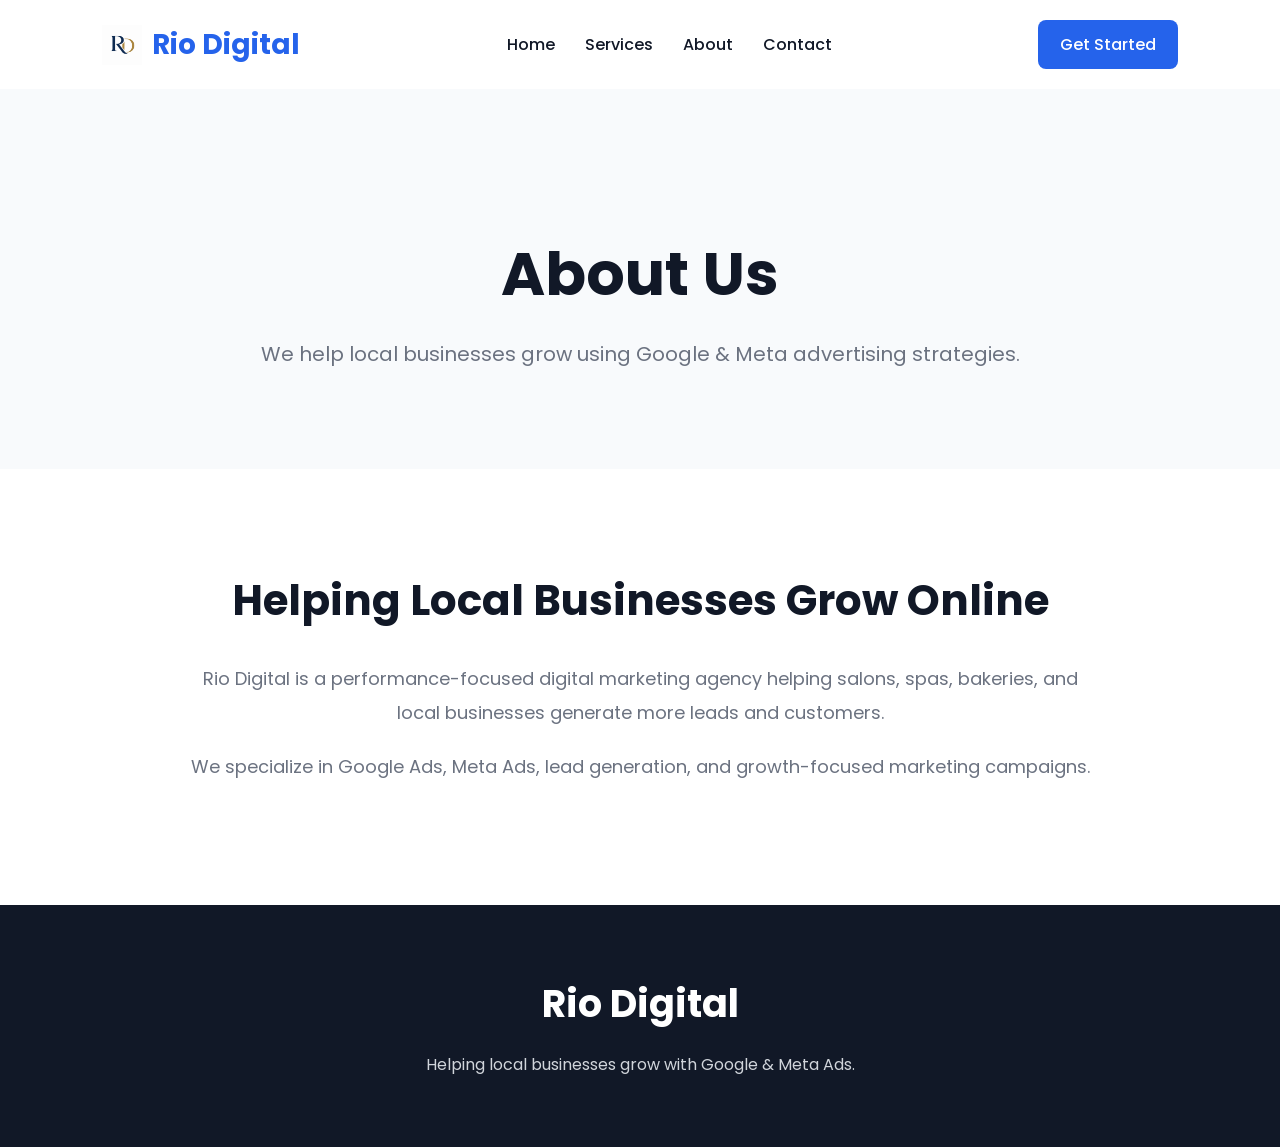
<file: about.html>
<!DOCTYPE html>
<html lang="en">

<head>

    <meta charset="UTF-8">
    <meta name="viewport" content="width=device-width, initial-scale=1.0">

    <title>About Us </title>

    <link rel="stylesheet" href="style.css">

    <link href="https://fonts.googleapis.com/css2?family=Poppins:wght@300;400;500;600;700&display=swap" rel="stylesheet">

</head>

<body>

    <!-- Navbar -->

    <header class="navbar">

        <div class="logo">

            <img src="images/logo.jpg.png" alt="Logo">

            <span>Rio Digital</span>

        </div>

        <nav>

            <ul class="nav-links">

                <li><a href="index.html">Home</a></li>

                <li><a href="services.html">Services</a></li>

                <li><a href="about.html">About</a></li>

                <li><a href="contact.html">Contact</a></li>

            </ul>

        </nav>

        <a href="#" class="btn">Get Started</a>

    </header>

    <!-- About Hero -->

    <section class="about-hero">

        <h1>About Us</h1>

        <p>
            We help local businesses grow using Google & Meta advertising strategies.
        </p>

    </section>

    <!-- About Content -->

    <section class="about-content">

        <div class="about-text">

            <h2>
                Helping Local Businesses Grow Online
            </h2>

            <p>
                Rio Digital is a performance-focused digital marketing agency helping salons, spas, bakeries, and local businesses generate more leads and customers.
            </p>

            <p>
                We specialize in Google Ads, Meta Ads, lead generation, and growth-focused marketing campaigns.
            </p>

        </div>

    </section>

    <!-- Footer -->

    <footer class="footer">

        <h2>Rio Digital</h2>

        <p>
            Helping local businesses grow with Google & Meta Ads.
        </p>

    </footer>

</body>

</html>
</file>
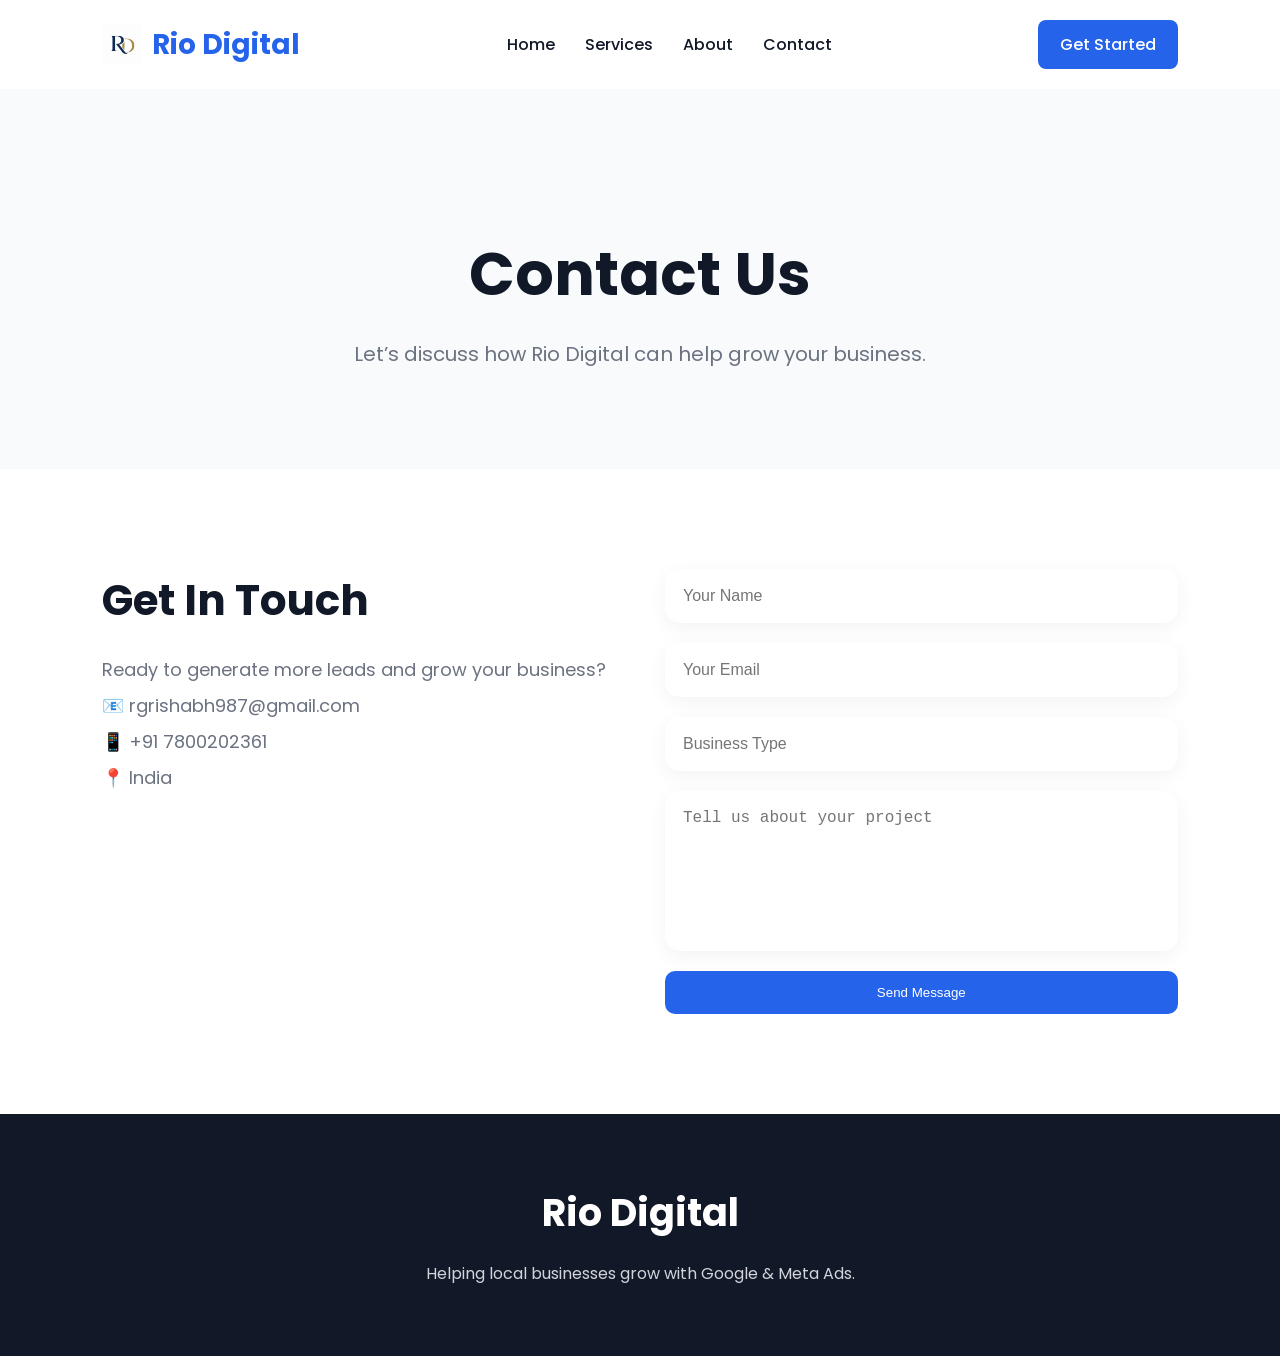
<file: contact.html>
<!DOCTYPE html>
<html lang="en">

<head>

    <meta charset="UTF-8">
    <meta name="viewport" content="width=device-width, initial-scale=1.0">

    <title>Contact - Rio Digital</title>

    <link rel="stylesheet" href="style.css">

    <link href="https://fonts.googleapis.com/css2?family=Poppins:wght@300;400;500;600;700&display=swap" rel="stylesheet">

</head>

<body>

    <!-- Navbar -->

    <header class="navbar">

        <div class="logo">

            <img src="images/logo.jpg.png" alt="Logo">

            <span>Rio Digital</span>

        </div>

        <nav>

            <ul class="nav-links">

                <li><a href="index.html">Home</a></li>

                <li><a href="services.html">Services</a></li>

                <li><a href="about.html">About</a></li>

                <li><a href="contact.html">Contact</a></li>

            </ul>

        </nav>

        <a href="#" class="btn">Get Started</a>

    </header>

    <!-- Contact Hero -->

    <section class="contact-hero">

        <h1>Contact Us</h1>

        <p>
            Let’s discuss how Rio Digital can help grow your business.
        </p>

    </section>

    <!-- Contact Content -->

    <section class="contact-page">

        <div class="contact-info">

            <h2>Get In Touch</h2>

            <p>
                Ready to generate more leads and grow your business?
            </p>

            <p>
                📧 rgrishabh987@gmail.com
            </p>

            <p>
                📱 +91 7800202361
            </p>

            <p>
                📍 India
            </p>

        </div>

        <form class="contact-form">

            <input type="text" placeholder="Your Name" required>

            <input type="email" placeholder="Your Email" required>

            <input type="text" placeholder="Business Type">

            <textarea placeholder="Tell us about your project"></textarea>

            <button type="submit" class="primary-btn">
                Send Message
            </button>

        </form>

    </section>

    <!-- Footer -->

    <footer class="footer">

        <h2>Rio Digital</h2>

        <p>
            Helping local businesses grow with Google & Meta Ads.
        </p>

    </footer>

</body>

</html>
</file>
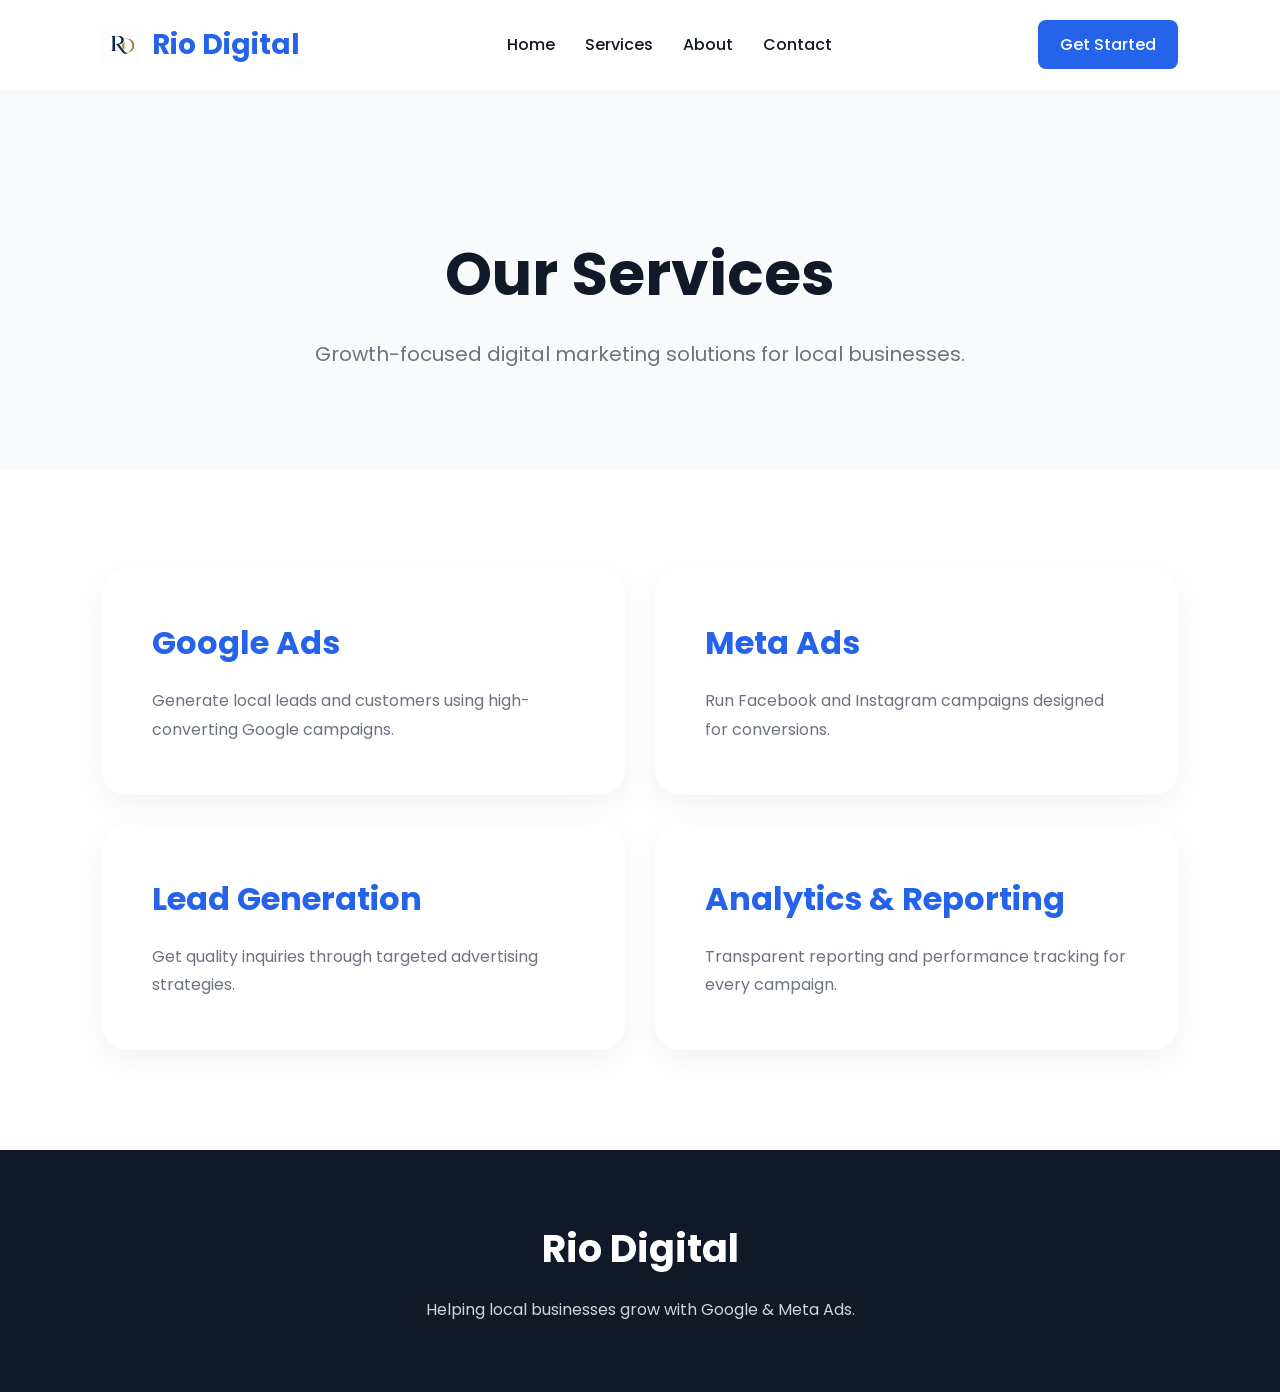
<file: services.html>
<!DOCTYPE html>
<html lang="en">

<head>

    <meta charset="UTF-8">
    <meta name="viewport" content="width=device-width, initial-scale=1.0">

    <title>Services - Rio Digital</title>

    <link rel="stylesheet" href="style.css">

    <link href="https://fonts.googleapis.com/css2?family=Poppins:wght@300;400;500;600;700&display=swap" rel="stylesheet">

</head>

<body>

    <!-- Navbar -->

    <header class="navbar">

        <div class="logo">

            <img src="images/logo.jpg.png" alt="Logo">

            <span>Rio Digital</span>

        </div>

        <nav>

            <ul class="nav-links">

                <li><a href="index.html">Home</a></li>

                <li><a href="services.html">Services</a></li>

                <li><a href="about.html">About</a></li>

                <li><a href="contact.html">Contact</a></li>

            </ul>

        </nav>

        <a href="#" class="btn">Get Started</a>

    </header>

    <!-- Services Hero -->

    <section class="services-hero">

        <h1>Our Services</h1>

        <p>
            Growth-focused digital marketing solutions for local businesses.
        </p>

    </section>

    <!-- Services Grid -->

    <section class="services-page">

        <div class="services-page-grid">

            <div class="services-page-card">

                <h2>Google Ads</h2>

                <p>
                    Generate local leads and customers using high-converting Google campaigns.
                </p>

            </div>

            <div class="services-page-card">

                <h2>Meta Ads</h2>

                <p>
                    Run Facebook and Instagram campaigns designed for conversions.
                </p>

            </div>

            <div class="services-page-card">

                <h2>Lead Generation</h2>

                <p>
                    Get quality inquiries through targeted advertising strategies.
                </p>

            </div>

            <div class="services-page-card">

                <h2>Analytics & Reporting</h2>

                <p>
                    Transparent reporting and performance tracking for every campaign.
                </p>

            </div>

        </div>

    </section>

    <!-- Footer -->

    <footer class="footer">

        <h2>Rio Digital</h2>

        <p>
            Helping local businesses grow with Google & Meta Ads.
        </p>

    </footer>

</body>

</html>
</file>
<file: style.css>
html{
    scroll-behavior: smooth;
}

*{
    margin: 0;
    padding: 0;
    box-sizing: border-box;
}

body{
    font-family: 'Poppins', sans-serif;
    background: #ffffff;
    color: #111827;
}

/* Navbar */

.navbar{
    width: 100%;
    padding: 20px 8%;
    display: flex;
    justify-content: space-between;
    align-items: center;
    background: white;
    position: sticky;
    top: 0;
}

.logo{
    font-size: 28px;
    font-weight: 700;
    color: #2563eb;
}

.nav-links{
    display: flex;
    list-style: none;
    gap: 30px;
}

.nav-links a{
    text-decoration: none;
    color: #111827;
    font-weight: 500;
    transition: 0.3s;
}

.nav-links a:hover{
    color: #2563eb;
}

.btn{
    text-decoration: none;
    background: #2563eb;
    color: white;
    padding: 12px 22px;
    border-radius: 8px;
    font-weight: 500;
}

/* Hero Section */

.hero{
    width: 100%;
    min-height: 90vh;
    display: flex;
    align-items: center;
    justify-content: space-between;
    padding: 80px 8%;
    gap: 50px;
}

.hero-text{
    flex: 1;
}

.hero-text h1{
    font-size: 58px;
    line-height: 1.2;
    margin-bottom: 20px;
}

.hero-text p{
    font-size: 18px;
    color: #6b7280;
    line-height: 1.8;
    margin-bottom: 35px;
}

.hero-buttons{
    display: flex;
    gap: 20px;
}

.primary-btn{
    text-decoration: none;
    background: #2563eb;
    color: white;
    padding: 14px 28px;
    border-radius: 10px;
    font-weight: 500;
}

.secondary-btn{
    text-decoration: none;
    border: 2px solid #2563eb;
    color: #2563eb;
    padding: 14px 28px;
    border-radius: 10px;
    font-weight: 500;
}

.hero-image{
    flex: 1;
}

.hero-image img{
    width: 100%;
    border-radius: 20px;
}

/* Responsive Design */

@media(max-width: 992px){

    .hero{
        flex-direction: column;
        text-align: center;
        padding-top: 50px;
    }

    .hero-text h1{
        font-size: 42px;
    }

    .hero-buttons{
        justify-content: center;
    }

    .navbar{
        flex-direction: column;
        gap: 20px;
    }

    .nav-links{
        gap: 20px;
        flex-wrap: wrap;
        justify-content: center;
    }

    .services-container{
    grid-template-columns: 1fr;
    }
}

.why-container{
    grid-template-columns: 1fr;
}

.services-page-grid{
    grid-template-columns: 1fr;
}

@media(max-width: 600px){

    .hero-text h1{
        font-size: 34px;
    }

    .hero-text p{
        font-size: 16px;
    }

    .hero-buttons{
        flex-direction: column;
    }

    .primary-btn,
    .secondary-btn{
        width: 100%;
    }

    .btn{
        width: 100%;
        text-align: center;
    }

    .cta-section{
    padding: 60px 25px;
    }

.cta-section h2{
    font-size: 34px;
    }

.cta-section p{
    font-size: 16px;
    }

}

.about-hero h1{
    font-size: 42px;
}

.about-text h2{
    font-size: 32px;
}

/* Services Section */

.services{
    width: 100%;
    padding: 100px 8%;
    background: #f8fafc;
}

.section-title{
    text-align: center;
    margin-bottom: 60px;
}

.section-title h2{
    font-size: 42px;
    margin-bottom: 15px;
}

.section-title p{
    color: #6b7280;
    font-size: 18px;
}

.services-container{
    display: grid;
    grid-template-columns: repeat(3,1fr);
    gap: 30px;
}

.service-card{
    background: white;
    padding: 40px 30px;
    border-radius: 18px;
    transition: 0.3s;
    box-shadow: 0 5px 20px rgba(0,0,0,0.05);
    text-align: center;
}

.service-card:hover{
    transform: translateY(-10px);
}

.service-card h3{
    font-size: 26px;
    margin-bottom: 20px;
    color: #2563eb;
}

.service-card p{
    color: #6b7280;
    line-height: 1.8;
}

.logo{
    display: flex;
    align-items: center;
    gap: 10px;
}

.logo img{
    width: 40px;
    height: 40px;
    object-fit: cover;
}

.logo span{
    font-size: 28px;
    font-weight: 700;
    color: #2563eb;
}

.logo{
    display: flex;
    align-items: center;
    gap: 10px;
}

.logo img{
    width: 40px;
    height: 40px;
    object-fit: cover;
}

.logo span{
    font-size: 28px;
    font-weight: 700;
    color: #2563eb;
}

/* Industries Section */

.industries{
    width: 100%;
    padding: 100px 8%;
}

.industry-container{
    display: grid;
    grid-template-columns: repeat(3,1fr);
    gap: 30px;
}

.industry-card{
    background: white;
    padding: 40px;
    border-radius: 25px;
    box-shadow: 0 10px 30px rgba(0,0,0,0.05);
    transition: 0.3s;
    text-align: center;
}

.industry-card:hover{
    transform: translateY(-10px);
}

.industry-card h3{
    font-size: 30px;
    margin-bottom: 20px;
    color: #2563eb;
}

.industry-card p{
    color: #6b7280;
    line-height: 1.8;
}


.industry-container{
    grid-template-columns: 1fr;
}


/* CTA Section */

.cta-section{
    width: 84%;
    margin: auto;
    padding: 80px 40px;
    background: linear-gradient(135deg,#2563eb,#60a5fa);
    border-radius: 35px;
    text-align: center;
    color: white;
    margin-bottom: 100px;
}

.cta-section h2{
    font-size: 48px;
    margin-bottom: 20px;
}

.cta-section p{
    font-size: 18px;
    margin-bottom: 35px;
}

.cta-section .primary-btn{
    background: white;
    color: #2563eb;
}   

/* Why Us */

.why-us{
    width: 100%;
    padding: 100px 8%;
    background: #f8fafc;
}

.why-container{
    display: grid;
    grid-template-columns: repeat(3,1fr);
    gap: 30px;
}

.why-card{
    background: white;
    padding: 40px;
    border-radius: 25px;
    text-align: center;
    box-shadow: 0 10px 30px rgba(0,0,0,0.05);
    transition: 0.3s;
}

.why-card:hover{
    transform: translateY(-10px);
}

.why-card h3{
    margin-bottom: 20px;
    color: #2563eb;
    font-size: 28px;
}

.why-card p{
    color: #6b7280;
    line-height: 1.8;
}

.why-container{
    grid-template-columns: 1fr;
}

/* Footer */

.footer{
    width: 100%;
    padding: 70px 8%;
    background: #111827;
    color: white;
    text-align: center;
}

.footer h2{
    font-size: 38px;
    margin-bottom: 20px;
}

.footer p{
    color: #d1d5db;
}

.footer-links{
    margin: 30px 0;
    display: flex;
    justify-content: center;
    gap: 30px;
}

.footer-links a{
    color: white;
    text-decoration: none;
}

.copyright{
    margin-top: 30px;
    font-size: 14px;
}


/* WhatsApp Button */

.whatsapp-btn{
    position: fixed;
    right: 20px;
    bottom: 20px;
    background: #22c55e;
    color: white;
    text-decoration: none;
    padding: 15px 22px;
    border-radius: 50px;
    font-weight: 600;
    box-shadow: 0 10px 30px rgba(0,0,0,0.15);
}

/* Button Hover */

.primary-btn,
.secondary-btn,
.btn,
.whatsapp-btn{
    transition: 0.3s;
}

.primary-btn:hover,
.btn:hover{
    transform: translateY(-3px);
    box-shadow: 0 10px 25px rgba(37,99,235,0.25);
}

.secondary-btn:hover{
    background: #2563eb;
    color: white;
}

/* Sticky Navbar */

.navbar.sticky{
    box-shadow: 0 5px 20px rgba(0,0,0,0.08);
}

/* Fade Animation */

.service-card,
.industry-card,
.why-card,
.cta-section{
    animation: fadeUp 1s ease;
}

@keyframes fadeUp{

    from{
        opacity: 0;
        transform: translateY(30px);
    }

    to{
        opacity: 1;
        transform: translateY(0);
    }
}



/* Contact Section */

.contact{
    width: 100%;
    padding: 100px 8%;
    background: #f8fafc;
}

.contact-container{
    max-width: 700px;
    margin: auto;
}

.contact-form{
    display: flex;
    flex-direction: column;
    gap: 20px;
}

.contact-form input,
.contact-form textarea{
    width: 100%;
    padding: 18px;
    border: none;
    border-radius: 15px;
    background: white;
    font-size: 16px;
    outline: none;
    box-shadow: 0 5px 20px rgba(0,0,0,0.05);
}

.contact-form textarea{
    height: 160px;
    resize: none;
}

.contact-form button{
    border: none;
    cursor: pointer;
}

/* Testimonials */

.testimonials{
    width: 100%;
    padding: 100px 8%;
}

.testimonial-container{
    display: grid;
    grid-template-columns: repeat(3,1fr);
    gap: 30px;
}

.testimonial-card{
    background: white;
    padding: 40px;
    border-radius: 25px;
    box-shadow: 0 10px 30px rgba(0,0,0,0.05);
    transition: 0.3s;
}

.testimonial-card:hover{
    transform: translateY(-10px);
}

.testimonial-card p{
    color: #6b7280;
    line-height: 1.8;
    margin-bottom: 20px;
}

.testimonial-card h4{
    color: #2563eb;
}

/* FAQ */

.faq{
    width: 100%;
    padding: 100px 8%;
    background: #f8fafc;
}

.faq-container{
    max-width: 900px;
    margin: auto;
}

.faq-item{
    background: white;
    padding: 30px;
    border-radius: 20px;
    margin-bottom: 20px;
    box-shadow: 0 5px 20px rgba(0,0,0,0.05);
}

.faq-item h3{
    margin-bottom: 15px;
    color: #111827;
}

.faq-item p{
    color: #6b7280;
    line-height: 1.8;
}


/* About Page */

.about-hero{
    width: 100%;
    padding: 140px 8% 100px;
    text-align: center;
    background: #f8fafc;
}

.about-hero h1{
    font-size: 60px;
    margin-bottom: 20px;
}

.about-hero p{
    font-size: 20px;
    color: #6b7280;
}

.about-content{
    width: 100%;
    padding: 100px 8%;
}

.about-text{
    max-width: 900px;
    margin: auto;
    text-align: center;
}

.about-text h2{
    font-size: 42px;
    margin-bottom: 30px;
}

.about-text p{
    color: #6b7280;
    line-height: 1.9;
    margin-bottom: 20px;
    font-size: 18px;
}


/* Services Page */

.services-hero{
    width: 100%;
    padding: 140px 8% 100px;
    text-align: center;
    background: #f8fafc;
}

.services-hero h1{
    font-size: 60px;
    margin-bottom: 20px;
}

.services-hero p{
    font-size: 20px;
    color: #6b7280;
}

.services-page{
    width: 100%;
    padding: 100px 8%;
}

.services-page-grid{
    display: grid;
    grid-template-columns: repeat(2,1fr);
    gap: 30px;
}

.services-page-card{
    background: white;
    padding: 50px;
    border-radius: 25px;
    box-shadow: 0 10px 30px rgba(0,0,0,0.05);
    transition: 0.3s;
}

.services-page-card:hover{
    transform: translateY(-10px);
}

.services-page-card h2{
    color: #2563eb;
    margin-bottom: 20px;
    font-size: 32px;
}

.services-page-card p{
    color: #6b7280;
    line-height: 1.8;
}


/* Contact Page */

.contact-hero{
    width: 100%;
    padding: 140px 8% 100px;
    text-align: center;
    background: #f8fafc;
}

.contact-hero h1{
    font-size: 60px;
    margin-bottom: 20px;
}

.contact-hero p{
    font-size: 20px;
    color: #6b7280;
}

.contact-page{
    width: 100%;
    padding: 100px 8%;
    display: grid;
    grid-template-columns: 1fr 1fr;
    gap: 50px;
}

.contact-info h2{
    font-size: 42px;
    margin-bottom: 20px;
}

.contact-info p{
    color: #6b7280;
    line-height: 2;
    font-size: 18px;
}
</file>
